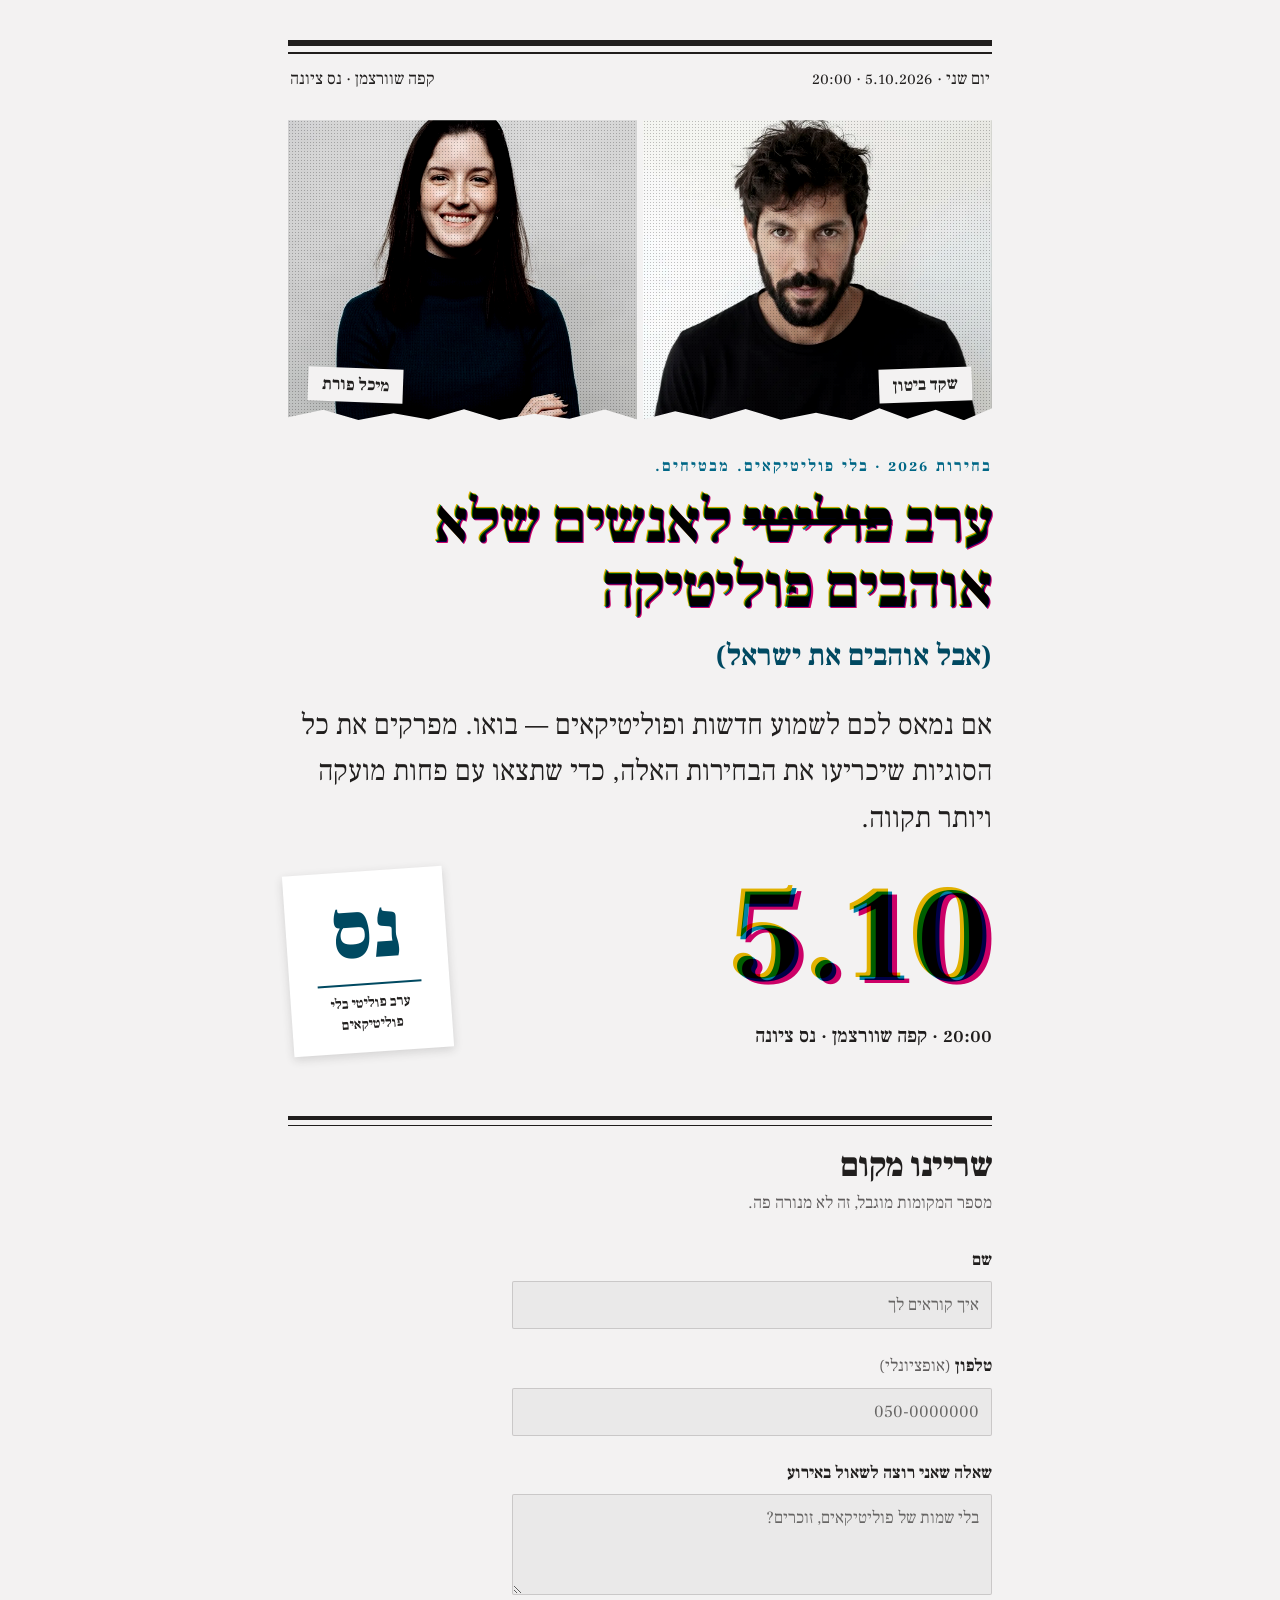
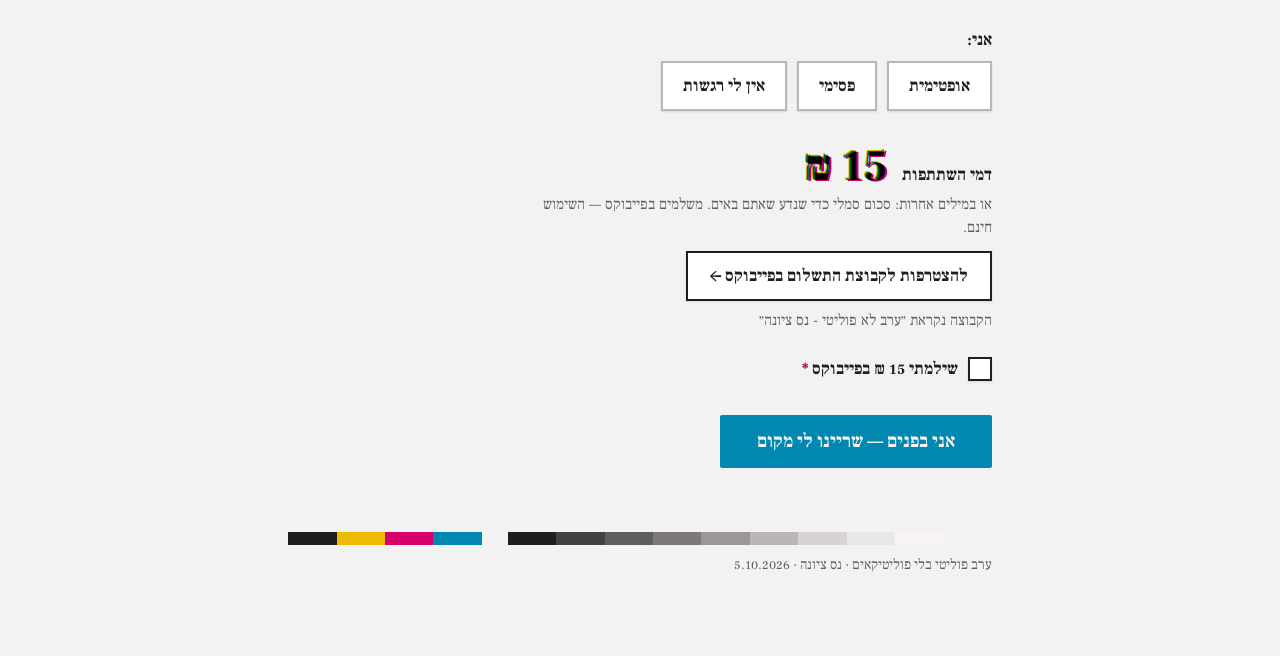
<file: site/index.html>
<!DOCTYPE html>
<html lang="he" dir="rtl">
<head>
<meta charset="utf-8">
<meta name="viewport" content="width=device-width, initial-scale=1">
<title>ערב פוליטי לאנשים שלא אוהבים פוליטיקה · 5.10.2026 · נס ציונה</title>
<meta name="description" content="שקד ביטון ומיכל פורת מפרקים את הסוגיות שיכריעו את הבחירות — בלי פוליטיקאים. 5.10.2026, 20:00, קפה שוורצמן נס ציונה. הרשמה מראש.">
<meta property="og:type" content="website">
<meta property="og:locale" content="he_IL">
<meta property="og:site_name" content="ערב פוליטי בנס ציונה">
<meta property="og:title" content="ערב פוליטי לאנשים שלא אוהבים פוליטיקה">
<meta property="og:description" content="5.10.2026 · 20:00 · קפה שוורצמן, נס ציונה. חוק מספר 1: לא מדברים על פוליטיקאים.">
<!-- Absolute URLs required — WhatsApp and Facebook do not resolve relative ones.
     Update the host here if the site moves to a custom domain. -->
<meta property="og:url" content="https://erevpoliti.netlify.app/">
<meta property="og:image" content="https://erevpoliti.netlify.app/assets/og.jpg">
<meta property="og:image:type" content="image/jpeg">
<meta property="og:image:width" content="1200">
<meta property="og:image:height" content="630">
<meta property="og:image:alt" content="שקד ביטון ומיכל פורת · ערב פוליטי לאנשים שלא אוהבים פוליטיקה · 5.10.2026, קפה שוורצמן נס ציונה">
<meta name="twitter:card" content="summary_large_image">
<meta name="twitter:image" content="https://erevpoliti.netlify.app/assets/og.jpg">

<link rel="preconnect" href="https://fonts.googleapis.com">
<link rel="preconnect" href="https://fonts.gstatic.com" crossorigin>
<link rel="stylesheet" href="https://fonts.googleapis.com/css2?family=Frank+Ruhl+Libre:wght@400;500;700;900&display=swap">
<link rel="stylesheet" href="broadsheet.css">
<link rel="stylesheet" href="page.css">
</head>
<body>

<main class="sheet">

  <!-- ══ dateline rail ══ -->
  <div class="rail-thick"></div>
  <div class="rail-thin"></div>
  <div class="dateline">
    <span>יום שני · 5.10.2026 · 20:00</span>
    <span>קפה שוורצמן · נס ציונה</span>
  </div>

  <!-- ══ portraits ══ -->
  <div class="portraits">
    <div class="portraits-grid">
      <div class="halftone portrait">
        <img src="assets/shaked.png" alt="שקד ביטון" style="object-position: 50% 20%;" width="994" height="948">
      </div>
      <div class="halftone portrait">
        <img src="assets/michal.png" alt="מיכל פורת" style="object-position: 50% 16%;" width="634" height="818">
      </div>
    </div>
    <div class="name-label name-label-start">שקד ביטון</div>
    <div class="name-label name-label-end">מיכל פורת</div>
  </div>

  <!-- ══ masthead ══ -->
  <div class="kicker">בחירות 2026 · בלי פוליטיקאים. מבטיחים.</div>

  <h1 class="cmyk-head headline">
    <span class="paper">ערב <span class="struck">פוליטי</span> לאנשים שלא אוהבים פוליטיקה</span>
    <span class="plate plate-c" aria-hidden="true">ערב <span class="struck">פוליטי</span> לאנשים שלא אוהבים פוליטיקה</span>
    <span class="plate plate-m" aria-hidden="true">ערב <span class="struck">פוליטי</span> לאנשים שלא אוהבים פוליטיקה</span>
    <span class="plate plate-y" aria-hidden="true">ערב <span class="struck">פוליטי</span> לאנשים שלא אוהבים פוליטיקה</span>
  </h1>

  <p class="subhead">(אבל אוהבים את ישראל)</p>

  <p class="lede">אם נמאס לכם לשמוע חדשות ופוליטיקאים — בואו. מפרקים את כל הסוגיות שיכריעו את הבחירות האלה, כדי שתצאו עם פחות מועקה ויותר תקווה.</p>

  <!-- ══ date + vote note ══ -->
  <div class="when">
    <div class="when-date">
      <div class="cmyk-num date-num">
        <span class="paper">5.10</span>
        <span class="plate plate-c" aria-hidden="true">5.10</span>
        <span class="plate plate-m" aria-hidden="true">5.10</span>
        <span class="plate plate-y" aria-hidden="true">5.10</span>
      </div>
      <div class="when-meta">20:00 · קפה שוורצמן · נס ציונה</div>
    </div>

    <div class="vote-note">
      <div class="vote-note-mark">נס</div>
      <div class="vote-note-rule"></div>
      <div class="vote-note-caption">ערב פוליטי בלי פוליטיקאים</div>
    </div>
  </div>

  <!-- ══ registration ══ -->
  <section class="signup" id="signup">
    <div class="rail-thick rail-thick-sm"></div>
    <div class="rail-thin rail-thin-sm"></div>
    <h2 class="signup-title">שריינו מקום</h2>
    <p class="signup-note">מספר המקומות מוגבל, זה לא מנורה פה.</p>

    <!-- Netlify Forms: the build bot parses this markup at deploy time and
         registers the "registration" form. form.js submits it over fetch so the
         page can show the confirmation card in place; with JS off the browser
         posts natively and Netlify redirects to success.html. -->
    <form
      name="registration"
      method="POST"
      action="/success.html"
      data-netlify="true"
      data-netlify-honeypot="bot-field"
      class="form"
      id="registration-form">

      <input type="hidden" name="form-name" value="registration">
      <p class="hp"><label>אל תמלאו את השדה הזה: <input name="bot-field"></label></p>

      <div class="field">
        <label for="f-name">שם</label>
        <input class="input" id="f-name" name="name" type="text" placeholder="איך קוראים לך" autocomplete="name" required>
      </div>

      <div class="field">
        <label for="f-phone">טלפון <span class="optional">(אופציונלי)</span></label>
        <input class="input" id="f-phone" name="phone" type="tel" placeholder="050-0000000" dir="ltr" autocomplete="tel" inputmode="tel">
      </div>

      <div class="field">
        <label for="f-question">שאלה שאני רוצה לשאול באירוע</label>
        <textarea class="input" id="f-question" name="question" rows="3" placeholder="בלי שמות של פוליטיקאים, זוכרים?"></textarea>
      </div>

      <fieldset class="field mood-field">
        <legend>אני:</legend>
        <div class="mood-group">
          <label class="mood-opt"><input type="radio" name="mood" value="אופטימית"><span>אופטימית</span></label>
          <label class="mood-opt"><input type="radio" name="mood" value="פסימי"><span>פסימי</span></label>
          <label class="mood-opt"><input type="radio" name="mood" value="אין לי רגשות"><span>אין לי רגשות</span></label>
        </div>
      </fieldset>

      <!-- ══ payment — required before the registration goes through ══ -->
      <div class="pay" id="pay">
        <div class="pay-row">
          <div class="pay-label">דמי השתתפות</div>
          <div class="cmyk-num pay-amount">
            <span class="paper">15 ₪</span>
            <span class="plate plate-c" aria-hidden="true">15 ₪</span>
            <span class="plate plate-m" aria-hidden="true">15 ₪</span>
            <span class="plate plate-y" aria-hidden="true">15 ₪</span>
          </div>
        </div>
        <div class="pay-note">או במילים אחרות: סכום סמלי כדי שנדע שאתם באים. משלמים בפייבוקס — השימוש חינם.</div>

        <a class="pay-link" href="https://links.payboxapp.com/JNT7A1yJ45b" target="_blank" rel="noopener">להצטרפות לקבוצת התשלום בפייבוקס ←</a>
        <div class="pay-group">הקבוצה נקראת ״ערב לא פוליטי - נס ציונה״</div>

        <label class="paid-check">
          <input type="checkbox" name="paid" value="כן" id="f-paid" required>
          <span class="paid-box" aria-hidden="true"></span>
          <span>שילמתי 15 ₪ בפייבוקס <span class="req">*</span></span>
        </label>
      </div>

      <p class="form-error" id="form-error" role="alert" hidden></p>

      <button class="btn btn-primary submit" type="submit">אני בפנים — שריינו לי מקום</button>
    </form>

    <!-- shown in place of the form after a successful fetch submit -->
    <div class="confirm" id="confirm" hidden>
      <div class="confirm-mark">נרשמת!</div>
      <div class="confirm-rule"></div>
      <p class="confirm-line"><span id="confirm-name">מעולה</span>, נתראה ב־5.10 ב־20:00 בקפה שוורצמן.</p>
      <p class="confirm-sub">אל תשכחו: לא מדברים על פוליטיקאים.</p>
      <p class="confirm-pay">עוד לא השלמתם את התשלום? <a href="https://links.payboxapp.com/JNT7A1yJ45b" target="_blank" rel="noopener">הנה קישור לקבוצה בפייבוקס</a>.</p>
    </div>
  </section>

  <!-- ══ press wedge ══ -->
  <div class="wedge">
    <div style="background: var(--color-bg);"></div>
    <div style="background: var(--color-neutral-100);"></div>
    <div style="background: var(--color-neutral-200);"></div>
    <div style="background: var(--color-neutral-300);"></div>
    <div style="background: var(--color-neutral-400);"></div>
    <div style="background: var(--color-neutral-500);"></div>
    <div style="background: var(--color-neutral-600);"></div>
    <div style="background: var(--color-neutral-700);"></div>
    <div style="background: var(--color-neutral-800);"></div>
    <div style="background: var(--color-text);"></div>
    <div class="wedge-gap"></div>
    <div style="background: var(--color-accent);"></div>
    <div style="background: var(--color-accent-2);"></div>
    <div style="background: var(--color-process-yellow);"></div>
    <div style="background: var(--color-text);"></div>
  </div>
  <div class="colophon">ערב פוליטי בלי פוליטיקאים · נס ציונה · 5.10.2026</div>

</main>

<script src="press-lean.js" defer></script>
<script src="form.js" defer></script>
</body>
</html>
</file>
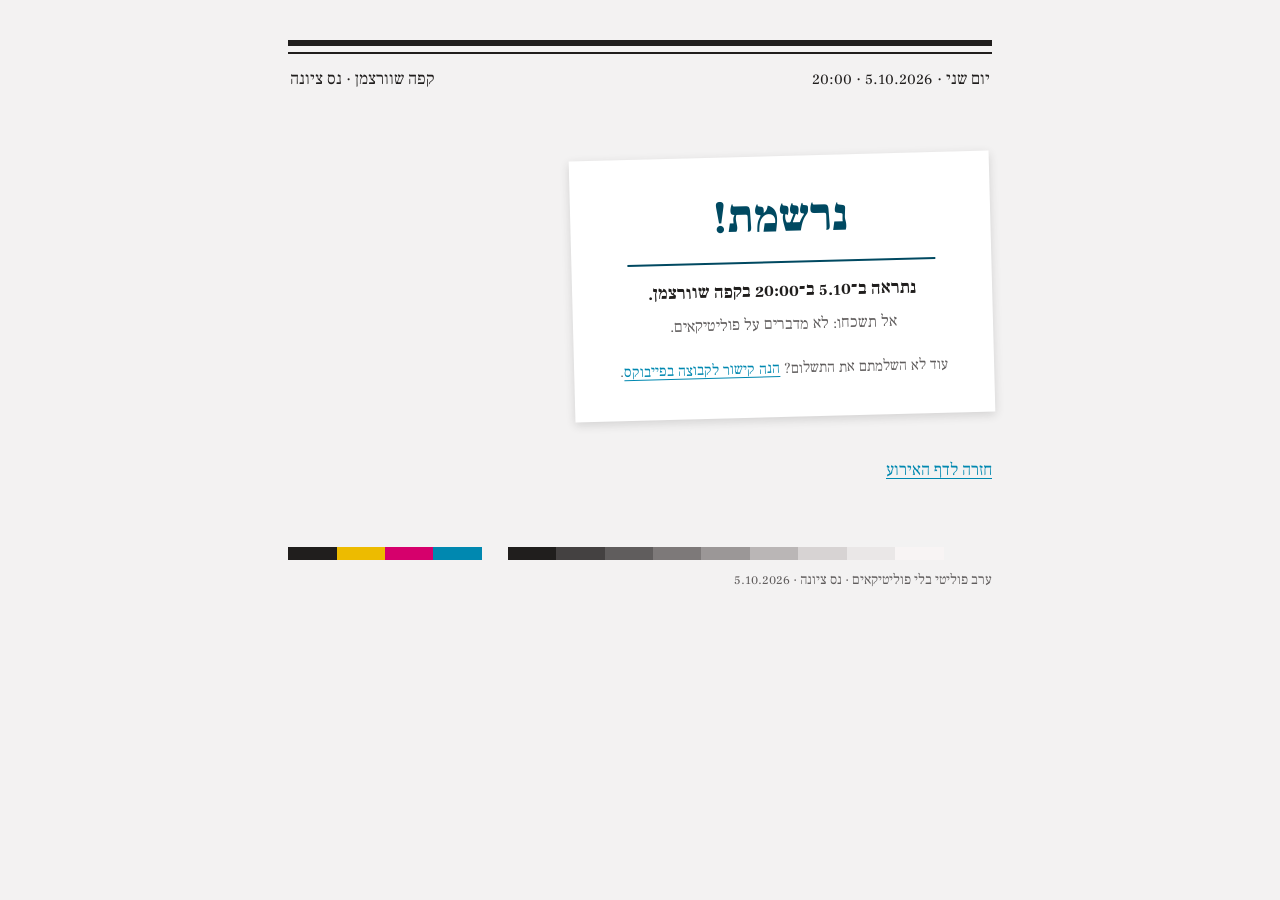
<file: site/success.html>
<!DOCTYPE html>
<html lang="he" dir="rtl">
<head>
<meta charset="utf-8">
<meta name="viewport" content="width=device-width, initial-scale=1">
<title>נרשמת! · ערב פוליטי בנס ציונה</title>
<meta name="robots" content="noindex">

<link rel="preconnect" href="https://fonts.googleapis.com">
<link rel="preconnect" href="https://fonts.gstatic.com" crossorigin>
<link rel="stylesheet" href="https://fonts.googleapis.com/css2?family=Frank+Ruhl+Libre:wght@400;500;700;900&display=swap">
<link rel="stylesheet" href="broadsheet.css">
<link rel="stylesheet" href="page.css">
</head>
<body>

<!-- The no-JS landing spot: Netlify redirects here after a native form POST.
     With JS on, index.html shows this same card in place and never navigates. -->
<main class="sheet">

  <div class="rail-thick"></div>
  <div class="rail-thin"></div>
  <div class="dateline">
    <span>יום שני · 5.10.2026 · 20:00</span>
    <span>קפה שוורצמן · נס ציונה</span>
  </div>

  <div class="confirm" style="margin-top: 64px;">
    <div class="confirm-mark">נרשמת!</div>
    <div class="confirm-rule"></div>
    <p class="confirm-line">נתראה ב־5.10 ב־20:00 בקפה שוורצמן.</p>
    <p class="confirm-sub">אל תשכחו: לא מדברים על פוליטיקאים.</p>
    <p class="confirm-pay">עוד לא השלמתם את התשלום? <a href="https://links.payboxapp.com/JNT7A1yJ45b" target="_blank" rel="noopener">הנה קישור לקבוצה בפייבוקס</a>.</p>
  </div>

  <p style="margin-top: 40px; font-size: 17px;"><a href="/">חזרה לדף האירוע</a></p>

  <div class="wedge">
    <div style="background: var(--color-bg);"></div>
    <div style="background: var(--color-neutral-100);"></div>
    <div style="background: var(--color-neutral-200);"></div>
    <div style="background: var(--color-neutral-300);"></div>
    <div style="background: var(--color-neutral-400);"></div>
    <div style="background: var(--color-neutral-500);"></div>
    <div style="background: var(--color-neutral-600);"></div>
    <div style="background: var(--color-neutral-700);"></div>
    <div style="background: var(--color-neutral-800);"></div>
    <div style="background: var(--color-text);"></div>
    <div class="wedge-gap"></div>
    <div style="background: var(--color-accent);"></div>
    <div style="background: var(--color-accent-2);"></div>
    <div style="background: var(--color-process-yellow);"></div>
    <div style="background: var(--color-text);"></div>
  </div>
  <div class="colophon">ערב פוליטי בלי פוליטיקאים · נס ציונה · 5.10.2026</div>

</main>
</body>
</html>
</file>
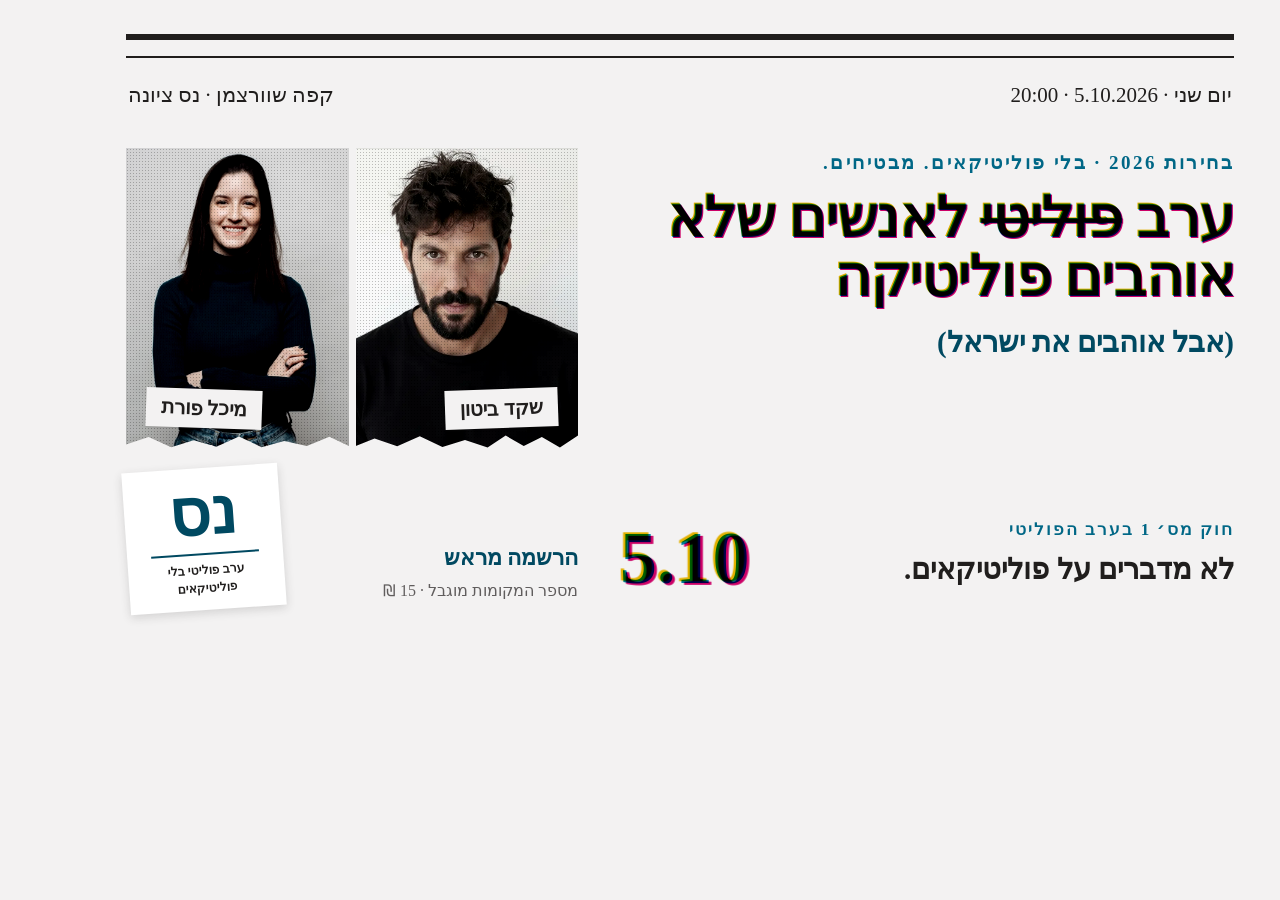
<file: tools/og-card.html>
<!DOCTYPE html>
<html lang="he" dir="rtl">
<head>
<meta charset="utf-8">
<title>OG card source</title>
<!--
  Source for site/assets/og.jpg — the link-preview card (1200×630, the 1.91:1
  ratio WhatsApp and Facebook render large). Rendered by tools/render-og.mjs.
  Lives outside site/ on purpose: it is a build input, not a published page.
  Composition follows the square post artboard in
  project/ערב פוליטי - מודעות v2.dc.html, re-cut for landscape.
-->
<link rel="stylesheet" href="../site/broadsheet.css">
<style>
  /* Frank Ruhl Libre, Hebrew subset, embedded so the render never depends on
     the network — a missing webfont would silently ship a fallback-font card. */
  @font-face {
    font-family: 'Frank Ruhl Libre';
    font-style: normal;
    font-weight: 100 900;
    src: url([data-uri]) format('woff2');
  }

  * { box-sizing: border-box; }
  body { margin: 0; background: var(--color-bg); }

  .card {
    width: 1200px; height: 630px;
    padding: 34px 46px 38px;
    background: var(--color-bg);
    color: var(--color-text);
    font-family: 'Frank Ruhl Libre', serif;
    display: flex; flex-direction: column;
    overflow: hidden;
  }

  .dateline { display: flex; justify-content: space-between; padding: 11px 2px 0; font-size: 21px; }

  .body { display: flex; gap: 42px; flex: 1; margin-top: 26px; min-height: 0; }
  .col-text { flex: 1; display: flex; flex-direction: column; min-width: 0; }
  .col-media { width: 452px; flex-shrink: 0; position: relative; }

  .kicker { font-size: 19px; letter-spacing: 0.13em; font-weight: 700; color: var(--color-accent-700); }
  h1 { margin: 11px 0 0; font-family: 'Frank Ruhl Libre', serif; font-weight: 900;
       font-size: 57px; line-height: 1.04; letter-spacing: -0.015em; }
  .struck { text-decoration: line-through; text-decoration-thickness: 0.09em; }
  /* hosts here don't trim their line box, so the plates must not either */
  .cmyk-head .plate, .cmyk-num .plate { text-box: normal; }
  .subhead { margin-top: 13px; font-size: 29px; font-weight: 700; color: var(--color-accent-800); }

  .foot { margin-top: auto; display: flex; align-items: flex-end; justify-content: space-between; gap: 20px; }
  .rule-kicker { font-size: 17px; letter-spacing: 0.12em; font-weight: 700; color: var(--color-accent-700); }
  .rule-line { font-size: 29px; font-weight: 900; margin-top: 4px; }
  .datenum { font-weight: 900; font-size: 74px; }

  .col-media { display: flex; flex-direction: column; }
  .photos { position: relative; }
  .photos-grid {
    display: grid; grid-template-columns: 1fr 1fr; gap: 7px;
    clip-path: polygon(0 0, 100% 0, 100% 96%, 96% 100%, 92% 96.5%, 88% 99.5%, 84% 96%, 80% 100%, 75% 97.5%, 70% 99.8%, 65% 96.2%, 60% 99.6%, 55% 97%, 50% 100%, 45% 96.4%, 40% 99.5%, 35% 97.8%, 30% 99.9%, 25% 96.3%, 20% 99.7%, 15% 97.6%, 10% 99.9%, 5% 96.5%, 0 99%);
  }
  .photos-grid .halftone { height: 300px; }
  .photos-grid img { width: 100%; height: 100%; object-fit: cover; display: block; }
  .name {
    position: absolute; bottom: 20px; background: var(--color-bg);
    padding: 4px 15px; font-size: 20px; font-weight: 700; white-space: nowrap;
    box-shadow: var(--shadow-sm);
  }
  .name-r { right: 20px; transform: rotate(-2deg); }
  .name-l { left: 20px; transform: rotate(2deg); }

  /* The note sits clear of the photographs — overlapping them buried a name
     label and covered a portrait. */
  .media-foot { margin-top: auto; padding-top: 20px; display: flex; align-items: flex-end; justify-content: space-between; gap: 16px; }
  .note {
    width: 156px; flex-shrink: 0; padding: 17px 18px 12px; text-align: center;
    background: #fff; box-shadow: var(--shadow-md); transform: rotate(-4deg);
  }
  .note-mark { font-weight: 900; font-size: 64px; line-height: 0.9; color: var(--color-accent-800); }
  .note-rule { border-top: 2px solid var(--color-accent-800); margin: 10px 6px 0; }
  .note-cap { margin-top: 6px; font-size: 12px; font-weight: 700; }

  .cta { text-align: start; padding-bottom: 6px; }
  .cta-line { font-size: 22px; font-weight: 900; color: var(--color-accent-800); }
  .cta-sub { margin-top: 3px; font-size: 16px; color: var(--color-neutral-700); }
</style>
</head>
<body>
<div class="card">

  <div style="border-top: 6px solid var(--color-text);"></div>
  <div style="border-top: 2px solid var(--color-text); margin-top: 6px;"></div>
  <div class="dateline">
    <span>יום שני · 5.10.2026 · 20:00</span>
    <span>קפה שוורצמן · נס ציונה</span>
  </div>

  <div class="body">
    <div class="col-text">
      <div class="kicker">בחירות 2026 · בלי פוליטיקאים. מבטיחים.</div>
      <h1 class="cmyk-head">
        <span class="paper">ערב <span class="struck">פוליטי</span> לאנשים שלא אוהבים פוליטיקה</span>
        <span class="plate plate-c" aria-hidden="true">ערב <span class="struck">פוליטי</span> לאנשים שלא אוהבים פוליטיקה</span>
        <span class="plate plate-m" aria-hidden="true">ערב <span class="struck">פוליטי</span> לאנשים שלא אוהבים פוליטיקה</span>
        <span class="plate plate-y" aria-hidden="true">ערב <span class="struck">פוליטי</span> לאנשים שלא אוהבים פוליטיקה</span>
      </h1>
      <div class="subhead">(אבל אוהבים את ישראל)</div>

      <div class="foot">
        <div>
          <div class="rule-kicker">חוק מס׳ 1 בערב הפוליטי</div>
          <div class="rule-line">לא מדברים על פוליטיקאים.</div>
        </div>
        <div class="cmyk-num datenum">
          <span class="paper">5.10</span>
          <span class="plate plate-c" aria-hidden="true">5.10</span>
          <span class="plate plate-m" aria-hidden="true">5.10</span>
          <span class="plate plate-y" aria-hidden="true">5.10</span>
        </div>
      </div>
    </div>

    <div class="col-media">
      <div class="photos">
        <div class="photos-grid">
          <div class="halftone"><img src="../site/assets/shaked.png" style="object-position: 50% 20%;"></div>
          <div class="halftone"><img src="../site/assets/michal.png" style="object-position: 50% 16%;"></div>
        </div>
        <div class="name name-r">שקד ביטון</div>
        <div class="name name-l">מיכל פורת</div>
      </div>
      <!-- CTA first so RTL puts it inboard, next to the 5.10; the note takes
           the outer corner instead of crowding the numeral. -->
      <div class="media-foot">
        <div class="cta">
          <div class="cta-line">הרשמה מראש</div>
          <div class="cta-sub">מספר המקומות מוגבל · 15 ₪</div>
        </div>
        <div class="note">
          <div class="note-mark">נס</div>
          <div class="note-rule"></div>
          <div class="note-cap">ערב פוליטי בלי פוליטיקאים</div>
        </div>
      </div>
    </div>
  </div>

</div>
</body>
</html>
</file>
<file: site/broadsheet.css>
/* Broadsheet — design-system tokens and component classes. This file is the source of truth for the system's look; retune it here and see readme.md. */
@import url('https://fonts.googleapis.com/css2?family=Source+Serif+4:ital,wght@0,400;0,600;1,400&display=swap');

:root {
  --color-bg: #f3f2f2;
  --color-surface: #eae9e9;
  --color-text: #201e1d;
  --color-accent: #0088b0;
  --color-accent-2: #d6006c;
  --color-divider: color-mix(in srgb, #201e1d 16%, transparent);

  /* Tonal ramps — generated in OKLCH on one shared lightness scale, so the
     same step of any role matches the others in visual value. */
  --color-neutral-100: #f8f4f4;
  --color-neutral-200: #eae7e7;
  --color-neutral-300: #d7d3d3;
  --color-neutral-400: #bab6b6;
  --color-neutral-500: #9b9797;
  --color-neutral-600: #7d7979;
  --color-neutral-700: #605d5d;
  --color-neutral-800: #444141;
  --color-neutral-900: #2d2b2b;

  --color-accent-100: #e9f8ff;
  --color-accent-200: #cbeeff;
  --color-accent-300: #99e0ff;
  --color-accent-400: #62c5ee;
  --color-accent-500: #38a6cf;
  --color-accent-600: #1186ac;
  --color-accent-700: #006786;
  --color-accent-800: #004961;
  --color-accent-900: #0a303e;

  --color-accent-2-100: #fff1f4;
  --color-accent-2-200: #ffdee6;
  --color-accent-2-300: #ffc0d0;
  --color-accent-2-400: #ff90b1;
  --color-accent-2-500: #ff458e;
  --color-accent-2-600: #d82071;
  --color-accent-2-700: #aa0b56;
  --color-accent-2-800: #790e3d;
  --color-accent-2-900: #4b1528;

  /* The third process ink — review round 3: the deck's print treatments
     (the CMYK separation and the misregistered plate numerals below) need
     the full four-color set. Cyan and magenta are the system's own accents;
     this yellow completes them, muted to the same press-ink register. A
     print treatment color, not an interface accent — body copy and chrome
     never take it. */
  --color-process-yellow: #edbb00;

  --font-heading: "Source Serif 4", system-ui, sans-serif;
  --font-heading-weight: 600;
  --font-body: "Source Serif 4", system-ui, sans-serif;

  --space-1: 5.0px;
  --space-2: 10.0px;
  --space-3: 15.0px;
  --space-4: 20.0px;
  --space-6: 30.0px;
  --space-8: 40.0px;

  --radius-sm: 1px;
  --radius-md: 2px;
  --radius-lg: 4px;

  /* Elevation — derived from the ground: soft ink-tinted shadows on a
     light theme, a hairline edge + ambient darkness on a dark one. */
  --shadow-sm: 0 1px 2px color-mix(in srgb, #2d2b2b 14%, transparent);
  --shadow-md: 0 3px 10px color-mix(in srgb, #2d2b2b 16%, transparent);
  --shadow-lg: 0 12px 32px color-mix(in srgb, #2d2b2b 22%, transparent);
}

body {
  background: var(--color-bg);
  color: var(--color-text);
  font-family: var(--font-body);
}
h1, h2, h3, h4 { font-family: var(--font-heading); font-weight: var(--font-heading-weight); }

.halftone{position:relative;filter:grayscale(0.35) contrast(1.15);overflow:hidden}
.halftone::after{content:"";position:absolute;inset:0;pointer-events:none;
  background-image:radial-gradient(circle,rgba(0,0,0,0.22) 30%,transparent 32%);
  background-size:3px 3px;mix-blend-mode:multiply}

/* The four-color separation treatment (review round 3) — a photograph
   printed as its misregistered process plates, after the Catalogue Three
   grammar. Markup: a figure.cmyk holding five copies of the image — the
   first is the layout sizer (hidden), then one per plate, each tagged
   .sep-c/.sep-m/.sep-y/.sep-k. The plates are extracted live by the SVG
   feColorMatrix filters in print-plates.js, the system's own defs —
   inlined in the compiled bundle every template page loads, and a
   page that links styles.css directly adds
   <script src="print-plates.js"></script> itself (the defs must be in
   the document: a data-URI filter reference would not survive Chromium,
   and external-file references are unreliable across engines) — nudged
   a few pixels out of register, and multiplied
   onto the paper ground; the halftone dot screens the recombined print.
   The plate offsets live with the deck's projection-scale CSS, since
   misregistration is sized to the output. */
.cmyk{position:relative;overflow:hidden;background:var(--color-bg)}
.cmyk img:first-child{opacity:0} /* layout sizer AND the alt-bearing image — opacity
  keeps it in the accessibility tree (visibility:hidden would drop the figure's only
  description); fully transparent, it adds nothing to the multiply backdrop */
.cmyk img+img{position:absolute;inset:0;width:100%;height:100%;object-fit:cover;mix-blend-mode:multiply}
.cmyk .sep-c{filter:url(#sep-c)}
.cmyk .sep-m{filter:url(#sep-m)}
.cmyk .sep-y{filter:url(#sep-y)}
.cmyk .sep-k{filter:url(#sep-k)}
.cmyk::after{content:"";position:absolute;inset:0;pointer-events:none;
  background-image:radial-gradient(circle,rgba(0,0,0,0.22) 30%,transparent 32%);
  background-size:3px 3px;mix-blend-mode:multiply}

/* The one-image separation (review round 9, promoted from the deck in the
   landing divergence) — the same four plates as ONE compound filter,
   #sep-all in print-plates.js, for a single swappable image: a .print
   wrapper inside the figure holds one <image-slot>, and the filter
   extracts, offsets and multiplies the plates live from whatever the slot
   shows. Markup: figure.cmyk > .print > image-slot (the page sizes the
   .print — aspect-ratio, or absolute fill for bleeds). Hover resolves
   the print into the photograph — the pressman checking registration on
   the light table — so the source shows crisp and any swap chrome stays
   legible; only the reduced-motion fallback below still lifts as a
   single cut (a url() filter cannot CSS-transition; the press driver
   animates the defs instead). */
.cmyk .print{position:relative;width:100%;filter:url(#sep-all)}
/* no hover end-state swap: the press driver (print-plates.js) eases the
   plates into register while purifying their inks to the pure-process
   separation on the same curve, so the converged four-plate merge IS
   the photograph (their multiply equals SourceGraphic by construction)
   — no cut anywhere on the animated path */
@media (prefers-reduced-motion: reduce), (hover: none), (pointer: coarse) {
  .cmyk .print:hover{filter:none} /* without the driver (it stands down on
    exactly these conditions), hover stays the old single cut to the
    crisp source */
}
.cmyk .print image-slot{width:100%;height:100%;display:block}

/* The plate numeral (review rounds 3-4) — display figures set as
   misregistered process plates, the catalog's cover grammar. Review
   round 4 (Barron): THREE plates — C, M, Y only, no black plate — so the
   dark core comes entirely from the C×M×Y multiply overlap (the inks
   product to exact black), with the fringes the registration drift; and
   the spread pulled in by half (less jumbled: one figure with plate
   fringes rather than figures sliding apart). Markup: a .cmyk-num holding
   a .paper span (the white of the sheet: the glyph's union, built from
   offset text-shadow copies) and three .plate spans. The construction
   carries its own ground (--cmyk-num-ground, defaulting to paper) painted
   on its padding box, so the multiply plates always have their backdrop
   even inside an isolated stacking context (entrance animations); the
   padding bleeds wider than any plate offset and the negative margin
   hands the layout box back. Offsets are em-scaled to the glyph. The
   .paper span carries the text once for assistive tech; the .plate spans
   are aria-hidden repeats. */
.cmyk-num{--cmyk-num-ground:var(--color-bg);
  position:relative;width:fit-content;line-height:0.9;
  font-feature-settings:"pnum" 1;
  background:var(--cmyk-num-ground);padding:0.12em;margin:-0.12em}
.cmyk-num .paper{color:var(--color-bg); /* the white of the sheet — always paper,
  whatever the ground: the plates read as printed on paper even when the
  surrounding page is ink */
  text-shadow:0.036em 0.025em 0 var(--color-bg),-0.031em -0.023em 0 var(--color-bg)}
.cmyk-num .plate{position:absolute;inset:0.12em;mix-blend-mode:multiply;
  text-box:trim-both cap alphabetic /* the host trims to its cap box; each
  absolute plate must trim its own line the same way, or its glyphs sit a
  half-leading below the paper union */}
.cmyk-num .plate-c{color:var(--color-accent)}

/* The plate headline (divergence round 3, Barron: "use both" — the
   photograph's plates AND the cover grammar's text plates, on the same
   page). The same three-plate construction as .cmyk-num — paper span
   carrying the real text, C/M/Y plate repeats, dark core from the
   multiply overlap — at HALF the numeral's round-4 offsets: the serif's
   display hairlines are thinner than the numeral strokes the spread was
   measured on, and the full offsets swallow them whole (probed at the
   hero's 80px — the fringes read as an anaglyph poster, not a breath
   out of register) — recut for display
   headlines that sit in running text blocks on the page's own paper:
   no ground painting and no padding bleed (the numeral's ground exists
   for isolated stacking contexts; a headline on the page multiplies
   straight onto the sheet), no width:fit-content and no line-height
   override (the host display class owns its metrics — apply this to
   each .line, which is position:relative for its plates), and the
   plates are inert to the hand (pointer-events/user-select none, so a
   triple-click selects the headline once, not four times). Plates take
   the same pointer lean as .cmyk-num. */
.cmyk-head{position:relative}
.cmyk-head .paper{color:var(--color-bg);
  text-shadow:0.027em 0.0185em 0 var(--color-bg),-0.0245em -0.0175em 0 var(--color-bg)
  /* the union's copies sit at the construction's halved plate offsets
     PLUS the full lean (0.018+0.009 / 0.0125+0.006, and mirrored), so
     the union still backs the plates at viewport-edge lean — invisible
     on the page's own paper, load-bearing on any other ground */}
.cmyk-head .plate{position:absolute;inset:0;mix-blend-mode:multiply;
  pointer-events:none;user-select:none;
  text-box:trim-both cap alphabetic /* match the host's trim, or the
  plates sit a half-leading below the paper union */}
.cmyk-head .plate-c{color:var(--color-accent)}
.cmyk-head .plate-m{color:var(--color-accent-2);
  translate:calc(0.018em + 0.009em*var(--press-nx, 0)) calc(0.0125em + 0.006em*var(--press-ny, 0))}
.cmyk-head .plate-y{color:var(--color-process-yellow);
  translate:calc(-0.0155em + 0.009em*var(--press-nx, 0)) calc(-0.0115em + 0.006em*var(--press-ny, 0))}
.cmyk-num .plate-m{color:var(--color-accent-2);
  translate:calc(0.036em + 0.018em*var(--press-nx, 0)) calc(0.025em + 0.0125em*var(--press-ny, 0))}
.cmyk-num .plate-y{color:var(--color-process-yellow);
  translate:calc(-0.031em + 0.018em*var(--press-nx, 0)) calc(-0.023em + 0.0125em*var(--press-ny, 0))}
/* --press-nx/--press-ny: the pointer lean as a bare -1..1 factor,
   published on :root by the press driver (print-plates.js) and zero
   whenever the driver stands down. Each construction scales the lean to
   its own spread (half of it, here as everywhere) so the moving plates
   drift a breath toward the cursor and the C plate holds. */

/* ══════════════════════════════════════════════════════════════════════════
   Components — built with the tokens above. Plain CSS
   on plain HTML: no JavaScript, no build step. Each class is documented in
   readme.md and demonstrated in foundations/ and components/.
   ══════════════════════════════════════════════════════════════════════ */

*, *::before, *::after { box-sizing: border-box; }
body { margin: 0; font-size: 15px; line-height: 1.55; font-weight: 400; }
h1, h2, h3, h4, h5, h6 {
  font-family: var(--font-heading); font-weight: var(--font-heading-weight);
  line-height: 1.12; letter-spacing: -0.015em; margin: 0 0 var(--space-2);
}
h1 { font-size: 42px; }
h2 { font-size: 32px; }
h3 { font-size: 25px; }
h4 { font-size: 20px; }
h5 { font-size: 16px; }
h6 { font-size: 13px; }
h6 { letter-spacing: 0.08em; text-transform: uppercase; }
p { margin: 0 0 var(--space-3); }
a { color: var(--color-accent); text-underline-offset: 3px; }
img { display: block; max-width: 100%; }
figure { margin: 0; }
figcaption {
  font-size: 11px; margin-top: var(--space-1);
  color: color-mix(in srgb, var(--color-text) 55%, transparent);
}
.text-muted { color: color-mix(in srgb, var(--color-text) 55%, transparent); }
:focus { outline: none; }
:focus-visible { outline: 2px solid var(--color-accent); outline-offset: 2px; }
::selection { background: color-mix(in srgb, var(--color-accent) 30%, transparent); }

/* — rules — */
.hr {
  height: 1px; border: 0; margin: var(--space-4) 0;
  background: var(--color-divider);
}

/* — buttons — */
.btn {
  display: inline-flex; align-items: center; justify-content: center; gap: 6px;
  cursor: pointer; text-decoration: none;
  font-family: var(--font-heading); font-weight: var(--font-heading-weight);
  font-size: 14px; line-height: 1.2; color: var(--color-text); /* matches the .input's 14px —
     the pair sits side by side in sign-up rows */
  background: transparent; border: 1px solid transparent;
  padding: var(--space-2) calc(var(--space-3) * 1.2);
  border-radius: var(--radius-md);
}
.btn svg { display: block; }
.btn:disabled { opacity: 0.45; cursor: not-allowed; }
.btn-primary { background: var(--color-accent); color: var(--color-bg); }
.btn-primary:hover { background: var(--color-accent-600); }
.btn-primary:active { background: var(--color-accent-700); }
.btn-secondary { border-color: var(--color-divider); }
.btn-secondary:hover { background: color-mix(in srgb, var(--color-text) 7%, transparent); }
.btn-secondary:active { background: color-mix(in srgb, var(--color-text) 14%, transparent); }
.btn-ghost { color: var(--color-accent); padding-inline: var(--space-1); }
.btn-ghost:hover { background: color-mix(in srgb, var(--color-accent) 10%, transparent); }
.btn-ghost:active { background: color-mix(in srgb, var(--color-accent) 18%, transparent); }
.btn-icon { width: 36px; height: 36px; padding: 0; }
.btn-block { width: 100%; margin-top: var(--space-2); }

/* — forms — */
.field > label {
  display: block; font-size: 12px; margin-bottom: 5px;
  color: color-mix(in srgb, var(--color-text) 70%, transparent);
}
.input {
  width: 100%; min-height: 36px; padding: 6px 10px; font: inherit;
  font-size: 14px; color: var(--color-text); caret-color: var(--color-accent);
  background: var(--color-surface);
  border: 1px solid var(--color-divider); border-radius: var(--radius-md);
}
.input::placeholder { color: color-mix(in srgb, var(--color-text) 65%, transparent); opacity: 1; }
  /* explicit, measured: the browser default gray misses the 4.5:1 small-text bar on
     the surface fill; 65% ink measures 4.8:1 there, still a step quieter than typed
     text (opacity:1 overrides Firefox's default placeholder fade) */
.input:hover { border-color: color-mix(in srgb, var(--color-text) 45%, transparent); }
.input:focus-visible { border-color: var(--color-accent); outline-offset: 0; }
textarea.input { min-height: 90px; resize: vertical; }
.radio { display: inline-flex; align-items: center; gap: 8px; cursor: pointer; font-size: 14px; }
.radio input, .seg-opt input {
  position: absolute; opacity: 0; width: 0; height: 0; pointer-events: none;
}
.radio .dot {
  width: 16px; height: 16px; flex: none; border-radius: 50%;
  border: 1.5px solid var(--color-divider);
}
.radio:hover .dot { border-color: var(--color-accent); }
.radio input:checked + .dot {
  border-color: var(--color-accent); background: var(--color-accent);
  box-shadow: inset 0 0 0 4px var(--color-bg);
}
.radio input:focus-visible + .dot { outline: 2px solid var(--color-accent); outline-offset: 2px; }
.seg {
  display: inline-flex; overflow: hidden;
  border: 1px solid var(--color-divider); border-radius: var(--radius-md);
}
.seg-opt {
  display: inline-flex; align-items: center; gap: 6px;
  padding: 7px 12px; font-size: 13px; cursor: pointer;
}
.seg-opt + .seg-opt { border-left: 1px solid var(--color-divider); }
.seg-opt:has(input:checked) { background: var(--color-accent); color: var(--color-bg); }
.seg-opt:not(:has(input:checked)):hover { background: color-mix(in srgb, var(--color-text) 7%, transparent); }
.seg-opt:has(input:focus-visible) { outline: 2px solid var(--color-accent); outline-offset: -2px; }

/* — cards — */
.card {
  display: flex; flex-direction: column; gap: var(--space-2);
  padding: var(--space-3); border-radius: var(--radius-md); background: var(--color-surface);
}
.card-kicker { font-size: 10px; letter-spacing: 0.1em; text-transform: uppercase; color: var(--color-accent); }
.card-title {
  font-family: var(--font-heading); font-weight: var(--font-heading-weight);
  font-size: 17px; line-height: 1.2;
}
.card-body { margin: 0; font-size: 13px; opacity: 0.8; flex: 1; }
.card-meta {
  display: flex; align-items: center; gap: 6px; font-size: 11px;
  color: color-mix(in srgb, var(--color-text) 50%, transparent);
}
.elev-sm { box-shadow: var(--shadow-sm); }
.elev-md { box-shadow: var(--shadow-md); }
.elev-lg { box-shadow: var(--shadow-lg); }

/* — tags — */
.tag {
  display: inline-flex; align-items: center; font-size: 11px;
  letter-spacing: 0.02em; padding: 3px 10px;
  border-radius: calc(var(--radius-md) * 0.75);
}
.tag-accent { background: var(--color-accent-100); color: var(--color-accent-800); }
.tag-accent-2 { background: var(--color-accent-2-100); color: var(--color-accent-2-800); }
.tag-neutral { background: var(--color-neutral-100); color: var(--color-neutral-800); }
.tag-outline { border: 1px solid var(--color-accent); color: var(--color-accent); }

/* — navigation — */
.nav {
  display: flex; align-items: center; gap: var(--space-4);
  padding: var(--space-3) var(--space-4);
  border-bottom: none;
}
.nav-brand {
  font-family: var(--font-heading); font-weight: var(--font-heading-weight);
  font-size: 18px; margin-right: auto;
}
.nav a { color: inherit; text-decoration: none; font-size: 14px; }
.nav a:hover, .nav a[aria-current='page'] { color: var(--color-accent); }

/* — tables — */
.table { width: 100%; border-collapse: collapse; font-size: 14px; }
.table th {
  text-align: left; font-size: 11px; letter-spacing: 0.08em; text-transform: uppercase;
  color: color-mix(in srgb, var(--color-text) 60%, transparent);
  padding: var(--space-2); border-bottom: 1px solid var(--color-divider);
}
.table td {
  padding: var(--space-2);
  border-bottom: 1px solid color-mix(in srgb, var(--color-text) 8%, transparent);
}
.table tbody tr:hover { background: color-mix(in srgb, var(--color-text) 4%, transparent); }

/* — dialog — */
.dialog-backdrop {
  position: fixed; inset: 0; display: grid; place-items: center;
  padding: var(--space-4);
  background: color-mix(in srgb, var(--color-neutral-900) 50%, transparent);
}
.dialog {
  width: min(440px, 100%); display: flex; flex-direction: column; gap: var(--space-3);
  padding: var(--space-4); border-radius: var(--radius-lg);
  background: var(--color-surface); box-shadow: var(--shadow-lg);
}
.dialog-title {
  font-family: var(--font-heading); font-weight: var(--font-heading-weight);
  font-size: 20px;
}
.dialog-body { font-size: 14px; opacity: 0.85; }
.dialog-actions { display: flex; justify-content: flex-end; gap: var(--space-2); margin-top: var(--space-2); }
</file>
<file: site/page.css>
/* ═══════════════════════════════════════════════════════════════════════════
   ערב פוליטי — דף נחיתה
   Page layer over the Broadsheet design system (broadsheet.css). Every color,
   shadow and ramp step comes from the system's tokens; this file only sets the
   page's own type (Frank Ruhl Libre for Hebrew) and its layout.
   ═══════════════════════════════════════════════════════════════════════════ */

body {
  margin: 0;
  background: var(--color-bg);
  color: var(--color-text);
  font-family: 'Frank Ruhl Libre', var(--font-body);
}
h1, h2 { font-family: 'Frank Ruhl Libre', var(--font-heading); }
input, textarea, button { font-family: 'Frank Ruhl Libre', var(--font-body); }

/* Author rules like `.form { display: flex }` outrank the UA's `[hidden]`, so
   the attribute needs to win outright — form.js toggles the form and the
   confirmation card with it. */
[hidden] { display: none !important; }

/* The paper white of a pasted-on note or card — deliberately pure white
   against the sheet's #f3f2f2 ground, so the tilted elements read as physical
   paper laid on the broadsheet. */
:root { --paper: #ffffff; }

.sheet {
  width: 100%;
  max-width: 760px;
  min-height: 100vh;
  margin: 0 auto;
  padding: 40px 28px 80px;
}

/* ── front-page furniture: the thick-thin head pair ───────────────────────── */
.rail-thick { border-top: 6px solid var(--color-text); }
.rail-thin { border-top: 2px solid var(--color-text); margin-top: 6px; }
.rail-thick-sm { border-top-width: 4px; }
.rail-thin-sm { border-top-width: 1.5px; margin-top: 5px; }

.dateline {
  display: flex;
  justify-content: space-between;
  flex-wrap: wrap;
  gap: 8px;
  padding: 12px 2px 0;
  font-size: 17px;
}

/* ── portraits ────────────────────────────────────────────────────────────── */
.portraits { position: relative; margin-top: 28px; }

.portraits-grid {
  display: grid;
  grid-template-columns: 1fr 1fr;
  gap: 6px;
  /* torn bottom edge — the sheet ripped off the press */
  clip-path: polygon(0 0, 100% 0, 100% 96%, 96% 100%, 92% 96.5%, 88% 99.5%, 84% 96%, 80% 100%, 75% 97.5%, 70% 99.8%, 65% 96.2%, 60% 99.6%, 55% 97%, 50% 100%, 45% 96.4%, 40% 99.5%, 35% 97.8%, 30% 99.9%, 25% 96.3%, 20% 99.7%, 15% 97.6%, 10% 99.9%, 5% 96.5%, 0 99%);
}

.portrait { height: clamp(210px, 40vw, 300px); }
.portrait img { width: 100%; height: 100%; object-fit: cover; display: block; }

.name-label {
  position: absolute;
  bottom: 18px;
  background: var(--color-bg);
  padding: 4px 14px;
  font-size: 17px;
  font-weight: 700;
  white-space: nowrap;
  box-shadow: var(--shadow-sm);
}
.name-label-start { right: 20px; transform: rotate(-2deg); }
.name-label-end { left: 20px; transform: rotate(2deg); }

/* ── masthead ─────────────────────────────────────────────────────────────── */
.kicker {
  margin-top: 34px;
  font-size: 16px;
  letter-spacing: 0.13em;
  font-weight: 700;
  color: var(--color-accent-700);
}

.headline {
  margin: 12px 0 0;
  font-weight: 900;
  font-size: clamp(40px, 8vw, 62px);
  line-height: 1.05;
}
.struck { text-decoration: line-through; text-decoration-thickness: 0.09em; }

/* The system's plate constructions trim their absolute plates to the cap box
   for hosts that trim their own line the same way. These hosts don't trim, so
   the plates must not either — otherwise they'd sit a cap-height above the
   paper union on engines that support text-box, and the misregistration would
   read as a broken overlay instead of a breath out of register. */
.cmyk-head .plate, .cmyk-num .plate { text-box: normal; }

.subhead {
  margin: 12px 0 0;
  font-size: clamp(22px, 4.5vw, 30px);
  font-weight: 700;
  color: var(--color-accent-800);
}

.lede {
  margin: 22px 0 0;
  font-size: clamp(21px, 3.9vw, 29px);
  line-height: 1.6;
  max-width: 46ch;
  text-wrap: pretty;
}

/* ── date + vote note ─────────────────────────────────────────────────────── */
.when {
  display: flex;
  align-items: flex-end;
  justify-content: space-between;
  gap: 24px;
  margin-top: 30px;
  flex-wrap: wrap;
}

.when-date { --date-num-size: clamp(96px, 17vw, 134px); }
.date-num { font-weight: 900; font-size: var(--date-num-size); }

/* .cmyk-num paints its paper ground across a 0.12em padding bleed and then
   hands the layout box back with a matching negative margin — so the bleed
   hangs below the numeral, and because the numeral is positioned it paints
   over whatever follows. Clear the bleed (it scales with the numeral) or this
   line gets its top sliced off. */
.when-meta {
  position: relative;                                        /* never paintable-over */
  margin-top: calc(0.12 * var(--date-num-size) + 6px);
  font-size: 20px;
  font-weight: 500;
}

.vote-note {
  flex-shrink: 0;
  width: 160px;
  padding: 24px 22px 16px;
  text-align: center;
  background: var(--paper);
  box-shadow: var(--shadow-md);
  transform: rotate(-4deg);
}
.vote-note-mark { font-size: 82px; font-weight: 900; line-height: 0.9; color: var(--color-accent-800); }
.vote-note-rule { border-top: 2px solid var(--color-accent-800); margin: 14px 6px 0; }
.vote-note-caption { margin-top: 8px; font-size: 14px; font-weight: 700; color: var(--color-text); }

/* ── registration ─────────────────────────────────────────────────────────── */
.signup { margin-top: 64px; }
.signup-title { margin: 20px 0 0; font-size: 34px; font-weight: 900; }
.signup-note { margin: 6px 0 0; font-size: 17px; color: var(--color-neutral-700); }

.form {
  display: flex;
  flex-direction: column;
  gap: 24px;
  margin-top: 30px;
  max-width: 480px;
}
.hp { display: none; }

.form .field > label,
.mood-field > legend {
  display: block;
  margin-bottom: 8px;
  padding: 0;
  font-size: 17px;
  font-weight: 700;
  color: var(--color-text);
}
/* neutral-600 measures 3.85:1 on the page ground — under the 4.5:1 bar for
   text this size; the next ramp step down clears it. */
.optional { font-weight: 400; color: var(--color-neutral-700); }

.form .input {
  font-size: 17px;
  min-height: 44px;
  padding: 10px 12px;
}
.form textarea.input { min-height: auto; resize: vertical; }
.form input[type="tel"] { text-align: right; }

.mood-field { border: 0; margin: 0; padding: 0; min-width: 0; }
.mood-group { display: flex; gap: 10px; flex-wrap: wrap; }
.mood-opt { display: inline-flex; cursor: pointer; }
.mood-opt input { position: absolute; opacity: 0; width: 0; height: 0; pointer-events: none; }
.mood-opt span {
  padding: 10px 20px;
  font-size: 17px;
  font-weight: 700;
  background: var(--paper);
  color: var(--color-text);
  border: 2px solid var(--color-neutral-400);
  box-shadow: var(--shadow-sm);
}
.mood-opt:hover span { border-color: var(--color-accent-600); }
.mood-opt input:checked + span {
  background: var(--color-accent-800);
  color: var(--paper);
  border-color: var(--color-accent-800);
}
.mood-opt input:focus-visible + span { outline: 2px solid var(--color-accent); outline-offset: 2px; }

/* ── payment ──────────────────────────────────────────────────────────────── */
.pay { margin-top: 12px; }
.pay-row { display: flex; align-items: baseline; gap: 14px; }
.pay-label { font-size: 17px; font-weight: 700; }
.pay-amount { font-size: 44px; font-weight: 900; }
.pay-note { margin-top: 4px; font-size: 15px; color: var(--color-neutral-700); }

.pay-link {
  display: inline-flex;
  align-items: center;
  gap: 8px;
  margin-top: 12px;
  padding: 10px 22px;
  border: 2px solid var(--color-text);
  font-size: 17px;
  font-weight: 700;
  color: var(--color-text);
  text-decoration: none;
  background: var(--paper);
  box-shadow: var(--shadow-sm);
}
.pay-link:hover { border-color: var(--color-accent-600); color: var(--color-accent-700); }

.pay-group { margin-top: 8px; font-size: 15px; color: var(--color-neutral-700); }

/* The paid gate. A static page can't verify a PayBox transfer, so this is an
   attestation — it blocks the submit and rides along with the registration as
   the `paid` field, to reconcile against the PayBox group. */
.paid-check {
  display: flex;
  align-items: center;
  gap: 10px;
  /* the gate on the whole registration — the tap area is the full row, and
     never below the 44px touch minimum */
  min-height: 44px;
  margin-top: 14px;
  padding: 6px 0;
  font-size: 17px;
  font-weight: 700;
  cursor: pointer;
}
.paid-check input { position: absolute; opacity: 0; width: 0; height: 0; pointer-events: none; }
.paid-box {
  position: relative;
  flex: none;
  width: 24px;
  height: 24px;
  background: var(--paper);
  border: 2px solid var(--color-text);
  box-shadow: var(--shadow-sm);
}
.paid-check:hover .paid-box { border-color: var(--color-accent-600); }
.paid-check input:checked + .paid-box {
  background: var(--color-accent-800);
  border-color: var(--color-accent-800);
}
.paid-check input:checked + .paid-box::after {
  content: "";
  position: absolute;
  left: 6px;
  top: 2px;
  width: 5px;
  height: 11px;
  border: solid var(--paper);
  border-width: 0 3px 3px 0;
  transform: rotate(45deg);
}
.paid-check input:focus-visible + .paid-box { outline: 2px solid var(--color-accent); outline-offset: 2px; }
.req { color: var(--color-accent-2-700); }

/* the payment block flashes when a submit is blocked on it */
.pay-flash { animation: pay-flash 1.1s ease-out 2; }
@keyframes pay-flash {
  0%, 100% { background: transparent; }
  30% { background: var(--color-accent-2-100); }
}
@media (prefers-reduced-motion: reduce) { .pay-flash { animation: none; } }

.form-error { margin: 0; font-size: 16px; font-weight: 700; color: var(--color-accent-2-700); }

.submit {
  align-self: flex-start;
  padding: 14px 36px;
  /* .btn sets the system's serif; this page's chrome is the Hebrew serif */
  font-family: 'Frank Ruhl Libre', var(--font-body);
  font-size: 19px;
  font-weight: 700;
  border-radius: var(--radius-md);
}
.submit[aria-busy="true"] { opacity: 0.6; cursor: progress; }

/* ── confirmation ─────────────────────────────────────────────────────────── */
.confirm {
  margin-top: 32px;
  max-width: 420px;
  padding: 36px 32px;
  text-align: center;
  background: var(--paper);
  box-shadow: var(--shadow-md);
  transform: rotate(-1.5deg);
}
.confirm-mark { font-size: 46px; font-weight: 900; line-height: 1.1; color: var(--color-accent-800); }
.confirm-rule { border-top: 2px solid var(--color-accent-800); margin: 18px 24px 0; }
.confirm-line { margin: 14px 0 0; font-size: 18px; font-weight: 700; }
.confirm-sub { margin: 8px 0 0; font-size: 16px; color: var(--color-neutral-700); }
.confirm-pay { margin: 20px 0 0; font-size: 15px; color: var(--color-neutral-700); }

/* ── press wedge ──────────────────────────────────────────────────────────── */
.wedge { display: flex; margin-top: 64px; height: 13px; }
.wedge > div { flex: 1; }
.wedge > .wedge-gap { flex: 0 0 26px; }
.colophon { margin-top: 10px; font-size: 14px; color: var(--color-neutral-700); }

/* ── small screens ────────────────────────────────────────────────────────── */
@media (max-width: 560px) {
  .sheet { padding: 28px 20px 64px; }
  .dateline { font-size: 15px; }
  .when { align-items: flex-start; }
  .confirm { padding: 32px 24px; }
}
</file>
